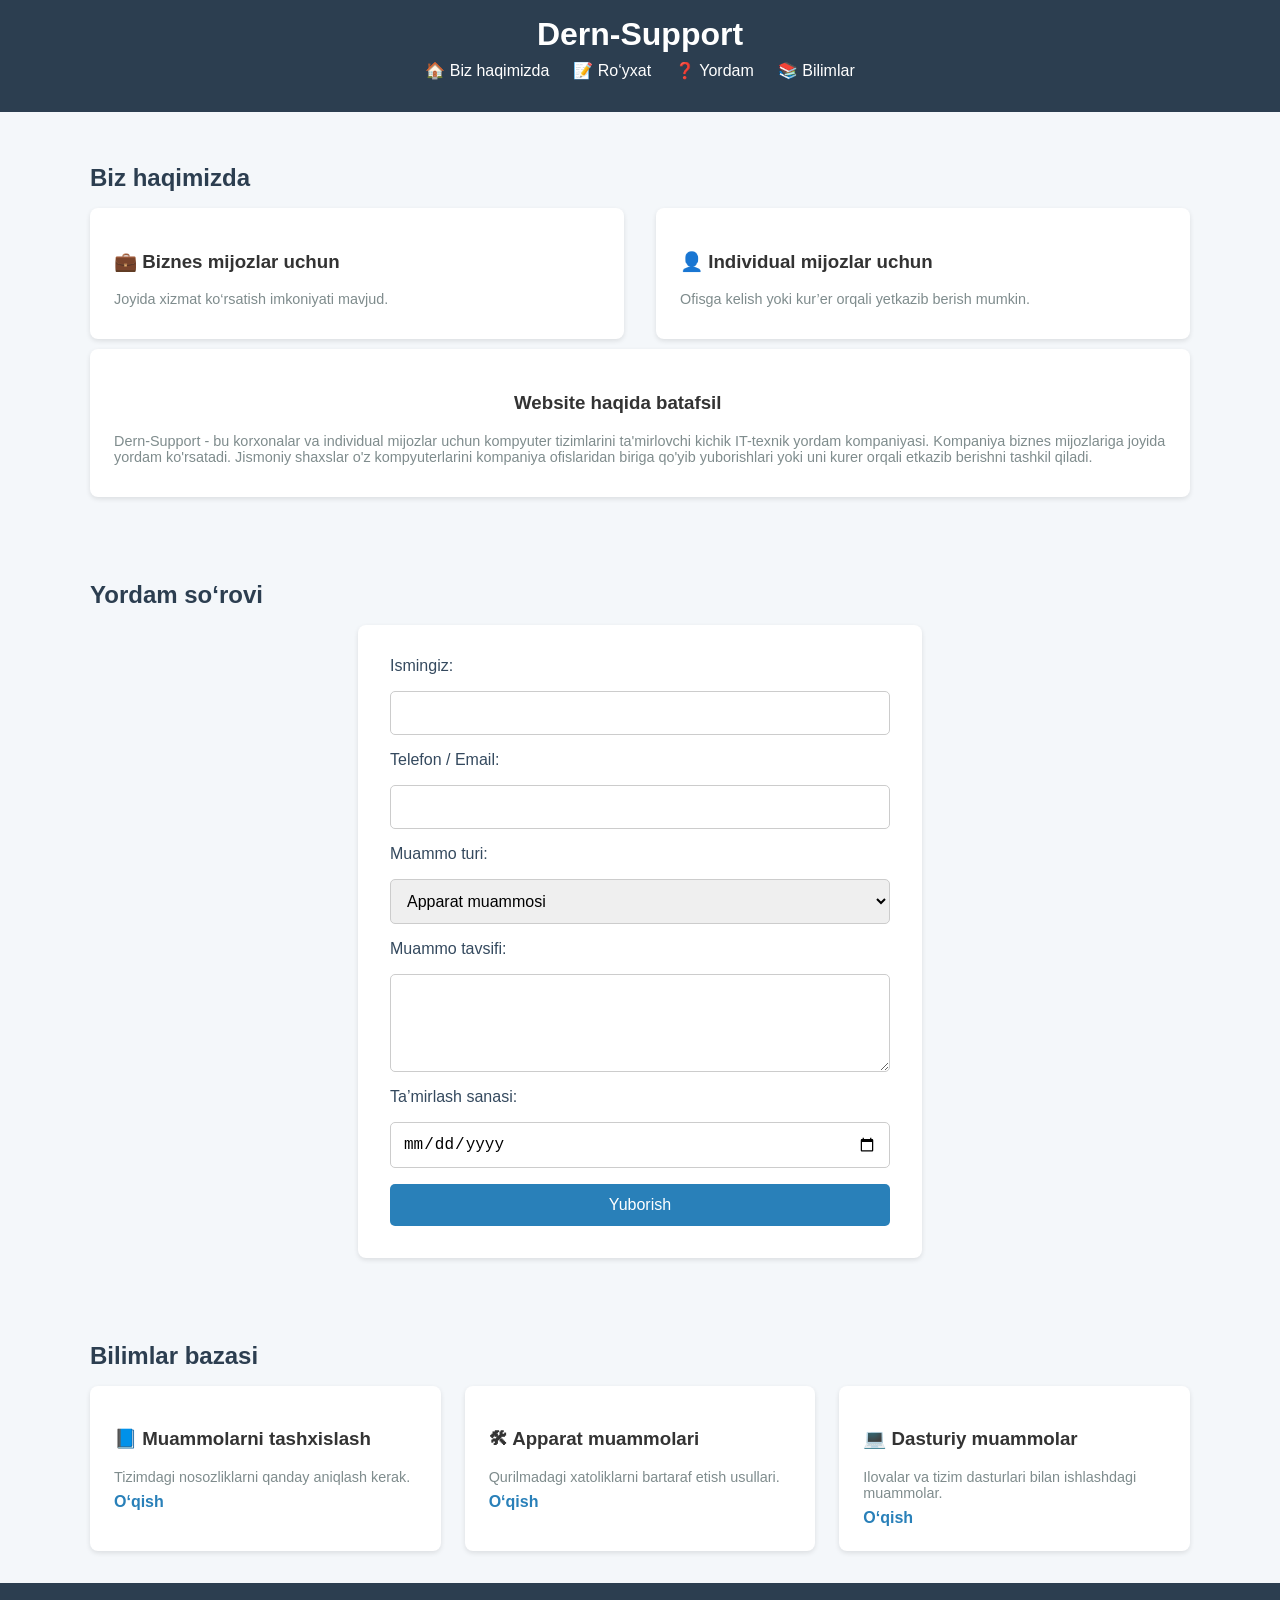
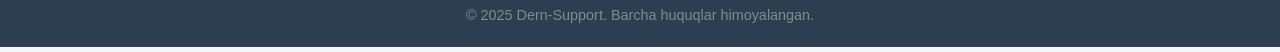
<file: index.html>
<!DOCTYPE html>
<html lang="uz">
<head>
  <meta charset="UTF-8">
  <meta name="viewport" content="width=device-width, initial-scale=1.0">
  <title>Dern-Support</title>
  <link rel="stylesheet" href="style.css">
</head>
<body>
<header>
  <div class="container">
    <h1>Dern-Support</h1>
    <nav>
      <ul>
        <li><a href="#about">🏠 Biz haqimizda</a></li>
        <li><a href="register.html">📝 Ro‘yxat</a></li>
        <li><a href="#help">❓ Yordam</a></li>
        <li><a href="#knowledge">📚 Bilimlar</a></li>
      </ul>
    </nav>
  </div>
</header>




<section id="about" class="section">
  <div class="container">
    <h2>Biz haqimizda</h2>
    <div class="info-boxes">
      <div class="info-box">
        <h3>💼 Biznes mijozlar uchun</h3>
        <p>Joyida xizmat ko‘rsatish imkoniyati mavjud.</p>
      </div>
      <div class="info-box">
        <h3>👤 Individual mijozlar uchun</h3>
        <p>Ofisga kelish yoki kur’er orqali yetkazib berish mumkin.</p>
      </div>
    </div>
    <div class="info-box" style="margin-top: 10px">
      <h3 style="margin-left: 400px">Website haqida batafsil</h3>
      <p>Dern-Support - bu korxonalar va individual mijozlar uchun kompyuter tizimlarini ta'mirlovchi kichik IT-texnik yordam kompaniyasi.
        Kompaniya biznes mijozlariga joyida yordam ko'rsatadi. Jismoniy shaxslar o'z kompyuterlarini kompaniya ofislaridan biriga qo'yib
        yuborishlari yoki uni kurer orqali etkazib berishni tashkil qiladi.</p>
    </div>
  </div>
</section>

<section id="help" class="section">
  <div class="container">
    <h2>Yordam so‘rovi</h2>
    <form class="help-form">
      <label for="name">Ismingiz:</label>
      <input type="text" id="name" name="name" required>

      <label for="phone">Telefon / Email:</label>
      <input type="text" id="phone" name="phone" required>

      <label for="type">Muammo turi:</label>
      <select id="type" name="type">
        <option value="hardware">Apparat muammosi</option>
        <option value="software">Dasturiy muammo</option>
        <option value="network">Tarmoq muammosi</option>
      </select>

      <label for="description">Muammo tavsifi:</label>
      <textarea id="description" name="description" rows="4"></textarea>

      <label for="date">Ta’mirlash sanasi:</label>
      <input type="date" id="date" name="date">

      <button type="submit">Yuborish</button>
    </form>
  </div>
</section>

<section id="knowledge" class="section">
  <div class="container">
    <h2>Bilimlar bazasi</h2>
    <div class="knowledge-cards">
      <div class="card">
        <h3>📘 Muammolarni tashxislash</h3>
        <p>Tizimdagi nosozliklarni qanday aniqlash kerak.</p>
        <a href="#">O‘qish</a>
      </div>
      <div class="card">
        <h3>🛠 Apparat muammolari</h3>
        <p>Qurilmadagi xatoliklarni bartaraf etish usullari.</p>
        <a href="#">O‘qish</a>
      </div>
      <div class="card">
        <h3>💻 Dasturiy muammolar</h3>
        <p>Ilovalar va tizim dasturlari bilan ishlashdagi muammolar.</p>
        <a href="#">O‘qish</a>
      </div>
    </div>
  </div>
</section>

<footer>
  <div class="container">
    <p>&copy; 2025 Dern-Support. Barcha huquqlar himoyalangan.</p>
  </div>
</footer>
</body>
</html>
</file>
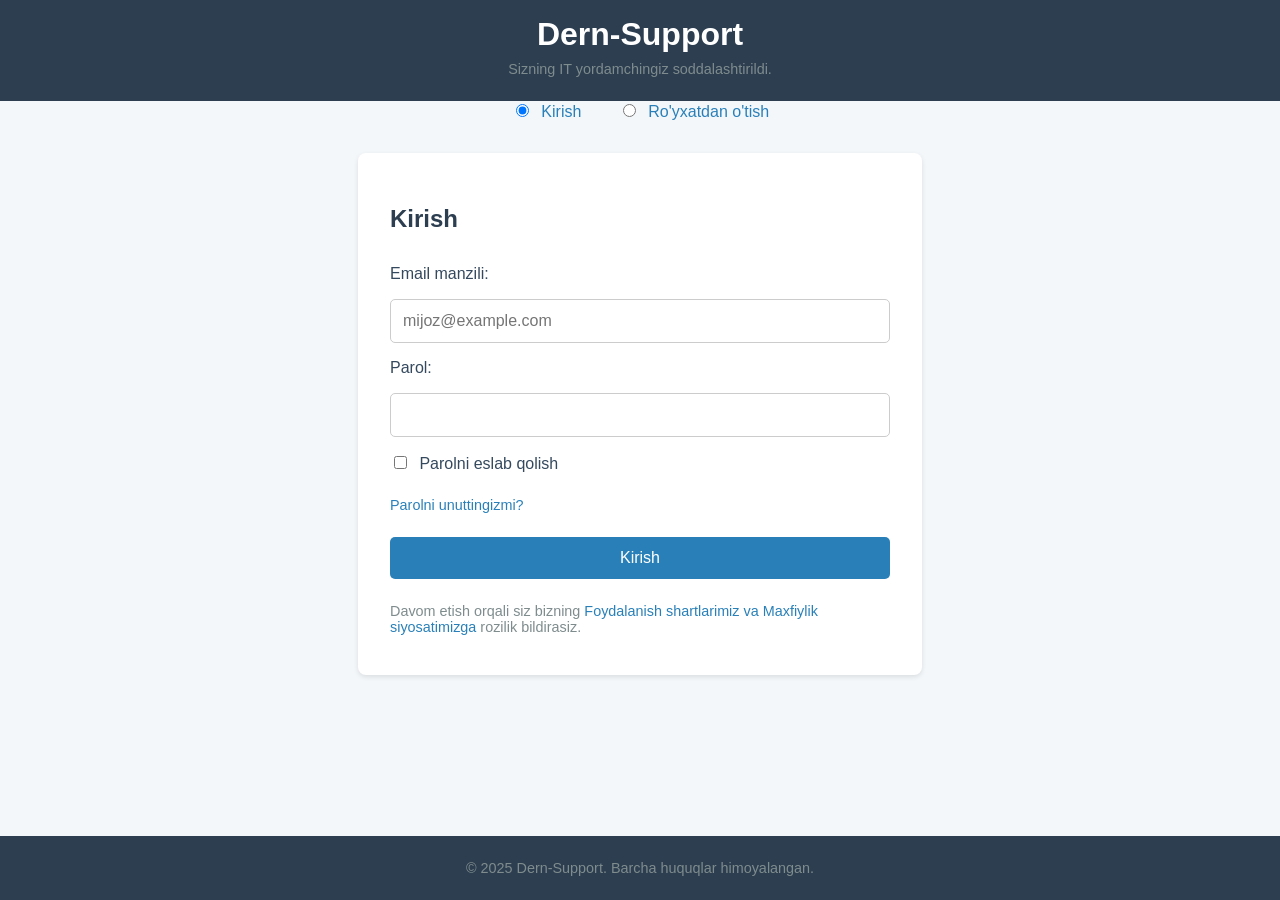
<file: register.html>
<!DOCTYPE html>
<html lang="uz">
<head>
  <meta charset="UTF-8">
  <meta name="viewport" content="width=device-width, initial-scale=1.0">
  <title>Dern-Support</title>
  <style>
    body {
      margin: 0;
      font-family: 'Segoe UI', sans-serif;
      background-color: #f4f7fa;
      color: #333;
      display: flex;
      flex-direction: column;
      min-height: 100vh;
    }
    header {
      background-color: #2c3e50;
      color: white;
      padding: 1rem 0;
      text-align: center;
    }
    .container {
      width: 90%;
      max-width: 1100px;
      margin: 0 auto;
    }
    h1 {
      margin: 0;
      font-size: 2rem;
    }
    h2 {
      color: #2c3e50;
      font-size: 1.5rem;
      margin-bottom: 1rem;
    }
    .form-toggle {
      margin-bottom: 2rem;
      text-align: center;
    }
    .form-toggle label {
      margin: 0 1rem;
      color: #2980b9;
      font-weight: 500;
    }
    .form-toggle input[type="radio"] {
      margin-right: 0.5rem;
    }
    form {
      width: 100%;
      max-width: 500px;
      margin: 0 auto;
      background-color: white;
      padding: 2rem;
      border-radius: 8px;
      box-shadow: 0 2px 5px rgba(0,0,0,0.1);
      display: none;
      flex-direction: column;
      gap: 1rem;
    }
    form.active {
      display: flex;
    }
    label {
      font-weight: 500;
      color: #34495e;
    }
    input[type="email"],
    input[type="password"],
    input[type="text"] {
      padding: 0.75rem;
      font-size: 1rem;
      border: 1px solid #ccc;
      border-radius: 5px;
      width: 100%;
      box-sizing: border-box;
    }
    input[type="checkbox"] {
      margin-right: 0.5rem;
    }
    button {
      background-color: #2980b9;
      color: white;
      border: none;
      padding: 0.75rem;
      border-radius: 5px;
      cursor: pointer;
      font-size: 1rem;
      width: 100%;
    }
    button:hover {
      background-color: #1f6391;
    }
    a {
      color: #2980b9;
      text-decoration: none;
    }
    a:hover {
      text-decoration: underline;
    }
    footer {
      background-color: #2c3e50;
      color: white;
      text-align: center;
      padding: 1rem 0;
      margin-top: auto;
    }
    p {
      font-size: 0.9rem;
      color: #7f8c8d;
      margin: 0.5rem 0;
    }
  </style>
</head>
<body>
<header>
  <div class="container">
    <h1>Dern-Support</h1>
    <p>Sizning IT yordamchingiz soddalashtirildi.</p>
  </div>
</header>

<main>
  <div class="container">
    <div class="form-toggle">
      <label><input type="radio" name="formType" value="login" checked> Kirish</label>
      <label><input type="radio" name="formType" value="register"> Ro'yxatdan o'tish</label>
    </div>

    <form id="loginForm" class="active">
      <h2>Kirish</h2>
      <label for="loginEmail">Email manzili:</label>
      <input type="email" id="loginEmail" name="loginEmail" placeholder="mijoz@example.com" required>

      <label for="loginPassword">Parol:</label>
      <input type="password" id="loginPassword" name="loginPassword" required>

      <label>
        <input type="checkbox" name="remember"> Parolni eslab qolish
      </label>

      <p><a href="#">Parolni unuttingizmi?</a></p>

      <button type="submit">Kirish</button>

      <p>Davom etish orqali siz bizning <a href="#">Foydalanish shartlarimiz va Maxfiylik siyosatimizga</a> rozilik bildirasiz.</p>
    </form>

    <form id="registerForm">
      <h2>Ro'yxatdan o'tish</h2>
      <label>Foydalanuvchi turi:</label>
      <label><input type="radio" name="userType" value="individual" checked> Individual mijoz</label>
      <label><input type="radio" name="userType" value="business"> Biznes mijoz</label>

      <label for="registerName">Ismingiz / Kompaniya nomi:</label>
      <input type="text" id="registerName" name="registerName" placeholder="Ismingiz / Kompaniya nomi" required>

      <label for="registerEmail">Email manzili:</label>
      <input type="email" id="registerEmail" name="registerEmail" placeholder="siz@namuna.com" required>

      <label for="registerPassword">Parol:</label>
      <input type="password" id="registerPassword" name="registerPassword" placeholder="Kamida 8 ta belgi" required>

      <label for="confirmPassword">Parolni tasdiqlang:</label>
      <input type="password" id="confirmPassword" name="confirmPassword" placeholder="Parolni yana kiriting" required>

      <button type="submit">Ro'yxatdan o'tish</button>

      <p>Davom etish orqali siz bizning <a href="#">Foydalanish shartlarimiz va Maxfiylik siyosatimizga</a> rozilik bildirasiz.</p>
    </form>
  </div>
</main>

<footer>
  <div class="container">
    <p>© 2025 Dern-Support. Barcha huquqlar himoyalangan.</p>
  </div>
</footer>

<script src="register.js">

</script>
</body>
</html>
</file>
<file: style.css>
body {
    margin: 0;
    font-family: 'Segoe UI', sans-serif;
    background-color: #f4f4f4;
    color: #333;
}

header {
    background-color: #2c3e50;
    color: white;
    padding: 1rem 0;
}

.container {
    width: 90%;
    max-width: 1100px;
    margin: auto;
}

nav ul {
    list-style: none;
    padding: 0;
    display: flex;
    justify-content: center;
    gap: 1.5rem;
    margin-top: 0.5rem;
}

nav ul li a {
    color: white;
    text-decoration: none;
    font-weight: 500;
}

.section {
    padding: 2rem 0;
}

.info-boxes {
    display: flex;
    gap: 2rem;
    flex-wrap: wrap;
}

.info-box {
    flex: 1;
    min-width: 250px;
    background-color: white;
    padding: 1.5rem;
    border-radius: 8px;
    box-shadow: 0 2px 5px rgba(0,0,0,0.1);
}

.help-form {
    display: flex;
    flex-direction: column;
    gap: 1rem;
    background-color: white;
    padding: 2rem;
    border-radius: 8px;
    box-shadow: 0 2px 5px rgba(0,0,0,0.1);
}

.help-form input,
.help-form select,
.help-form textarea {
    padding: 0.75rem;
    border: 1px solid #ccc;
    border-radius: 5px;
    font-size: 1rem;
}

.help-form button {
    background-color: #2980b9;
    color: white;
    border: none;
    padding: 0.75rem;
    border-radius: 5px;
    cursor: pointer;
    font-size: 1rem;
}

.help-form button:hover {
    background-color: #1f6391;
}

.knowledge-cards {
    display: flex;
    gap: 1.5rem;
    flex-wrap: wrap;
}

.card {
    flex: 1;
    min-width: 250px;
    background-color: white;
    padding: 1.5rem;
    border-radius: 8px;
    box-shadow: 0 2px 5px rgba(0,0,0,0.1);
}

.card a {
    color: #2980b9;
    text-decoration: none;
    font-weight: bold;
}

footer {
    background-color: #2c3e50;
    color: white;
    text-align: center;
    padding: 1rem 0;
    margin-top: 2rem;
}


main {
    padding: 2rem 0;
}

form#registrationForm {
    width: 100%;
    max-width: 500px;
    margin: auto;
    background-color: white;
    padding: 2rem;
    border-radius: 8px;
    box-shadow: 0 2px 5px rgba(0,0,0,0.1);
    display: flex;
    flex-direction: column;
    gap: 1rem;
}

form#registrationForm label {
    font-weight: 500;
}

form#registrationForm input,
form#registrationForm select {
    padding: 0.75rem;
    font-size: 1rem;
    border: 1px solid #ccc;
    border-radius: 5px;
}

form#registrationForm button {
    background-color: #2980b9;
    color: white;
    border: none;
    padding: 0.75rem;
    border-radius: 5px;
    cursor: pointer;
    font-size: 1rem;
}

form#registrationForm button:hover {
    background-color: #1f6391;
}
body {
    margin: 0;
    font-family: 'Segoe UI', sans-serif;
    background-color: #f4f7fa;
    color: #333;
    display: flex;
    flex-direction: column;
    min-height: 100vh;
}

header {
    background-color: #2c3e50;
    color: white;
    padding: 1rem 0;
    text-align: center;
}

.container {
    width: 90%;
    max-width: 1100px;
    margin: 0 auto;
}

h1 {
    margin: 0;
    font-size: 2rem;
}

h2 {
    color: #2c3e50;
    font-size: 1.5rem;
    margin-bottom: 1rem;
}

.form-toggle {
    margin-bottom: 2rem;
    text-align: center;
}

.form-toggle label {
    margin: 0 1rem;
    color: #2980b9;
    font-weight: 500;
}

.form-toggle input[type="radio"] {
    margin-right: 0.5rem;
}

form {
    width: 100%;
    max-width: 500px;
    margin: 0 auto;
    background-color: white;
    padding: 2rem;
    border-radius: 8px;
    box-shadow: 0 2px 5px rgba(0,0,0,0.1);
    display: flex;
    flex-direction: column;
    gap: 1rem;
}

.form-section {
    display: none;
}

.form-section.active {
    display: block;
}

label {
    font-weight: 500;
    color: #34495e;
}

input[type="email"],
input[type="password"],
input[type="text"] {
    padding: 0.75rem;
    font-size: 1rem;
    border: 1px solid #ccc;
    border-radius: 5px;
    width: 100%;
    box-sizing: border-box;
}

input[type="checkbox"] {
    margin-right: 0.5rem;
}

button {
    background-color: #2980b9;
    color: white;
    border: none;
    padding: 0.75rem;
    border-radius: 5px;
    cursor: pointer;
    font-size: 1rem;
    width: 100%;
}

button:hover {
    background-color: #1f6391;
}

a {
    color: #2980b9;
    text-decoration: none;
}

a:hover {
    text-decoration: underline;
}

footer {
    background-color: #2c3e50;
    color: white;
    text-align: center;
    padding: 1rem 0;
    margin-top: auto;
}

p {
    font-size: 0.9rem;
    color: #7f8c8d;
    margin: 0.5rem 0;
}
</file>
